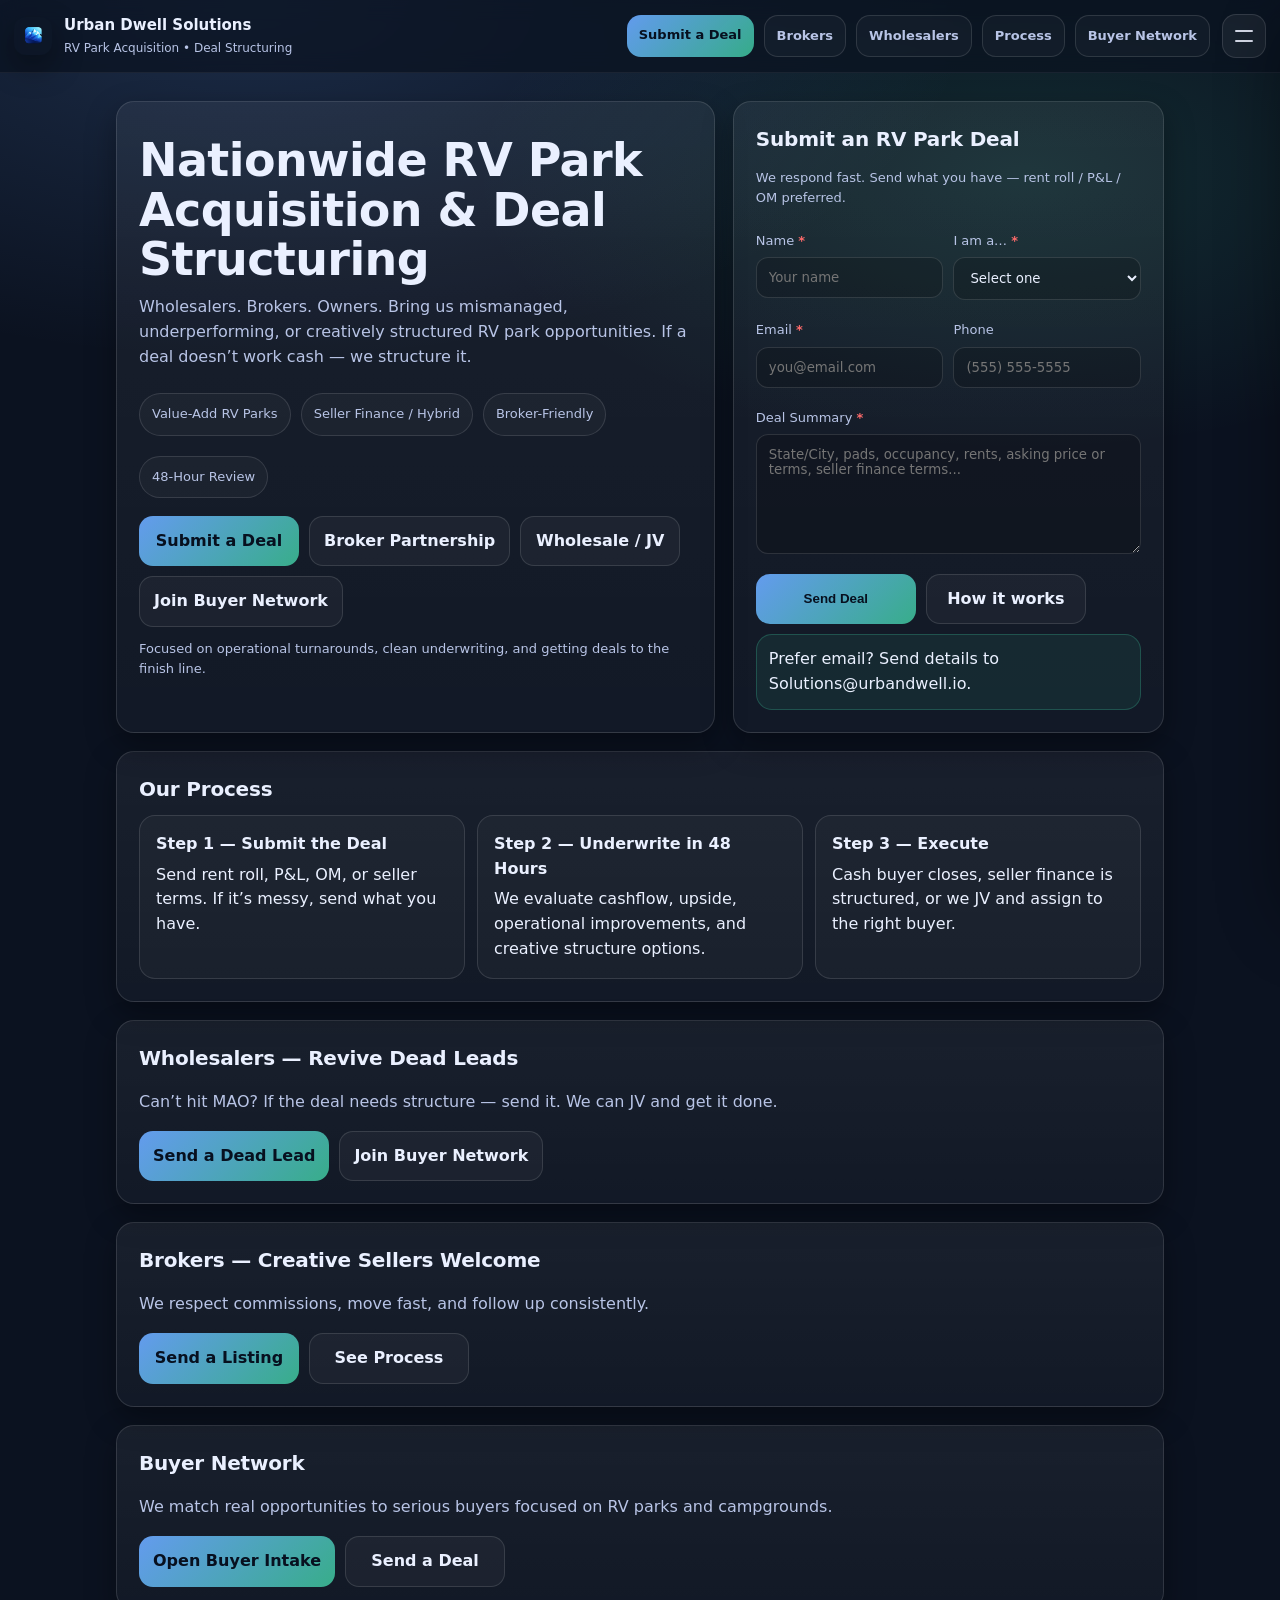
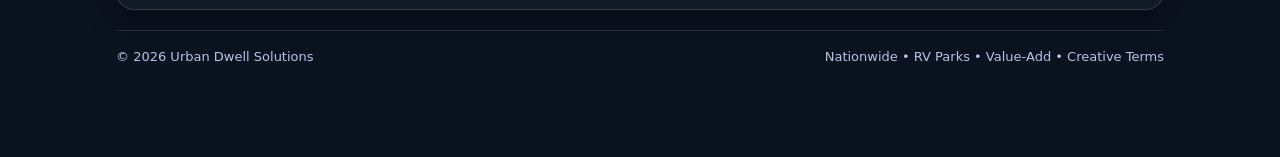
<file: index.html>
<!doctype html>
<html lang="en">
<head>
  <meta charset="UTF-8" />
  <meta name="viewport" content="width=device-width,initial-scale=1" />
  <title>Urban Dwell Solutions | RV Park Acquisition</title>
  <meta name="description" content="Nationwide RV park acquisition and deal structuring. Wholesalers, brokers, and owners: bring value-add RV park opportunities." />
  <link rel="stylesheet" href="./styles.css" />
</head>

<body data-page="home">
  <!-- Topbar -->
  <header class="topbar">
    <a class="brand" href="index.html" aria-label="Urban Dwell Solutions Home">
      <img src="logo-icon.png" alt="Urban Dwell Solutions" class="brand__logo" />
      <div class="brand__text">
        <div class="brand__name">Urban Dwell Solutions</div>
        <div class="brand__tag">RV Park Acquisition • Deal Structuring</div>
      </div>
    </a>

    <div class="topbar__right">
      <nav class="topnav topnav--desktop" aria-label="Primary">
        <a class="topnav__link topnav__link--primary" href="#submit">Submit a Deal</a>
        <a class="topnav__link" href="#brokers">Brokers</a>
        <a class="topnav__link" href="#wholesalers">Wholesalers</a>
        <a class="topnav__link" href="#process">Process</a>
        <a class="topnav__link" href="buyers.html">Buyer Network</a>
      </nav>

      <button class="icon-btn" id="menuBtn" aria-label="Open menu" aria-expanded="false" aria-controls="mobileDrawer">
        <span class="icon-btn__bars" aria-hidden="true"></span>
      </button>
    </div>
  </header>

  <!-- Drawer overlay -->
  <div class="drawer-overlay" id="drawerOverlay" hidden></div>

  <!-- Slide-out Drawer -->
  <aside class="drawer" id="mobileDrawer" aria-hidden="true">
    <div class="drawer__head">
      <div class="drawer__title">Menu</div>
      <button class="icon-btn icon-btn--close" id="drawerClose" aria-label="Close menu">✕</button>
    </div>

    <nav class="drawer__nav">
      <a class="drawer__link drawer__link--primary" href="#submit">Submit a Deal</a>
      <a class="drawer__link" href="#brokers">Brokers</a>
      <a class="drawer__link" href="#wholesalers">Wholesalers</a>
      <a class="drawer__link" href="#process">Process</a>
      <a class="drawer__link" href="buyers.html">Buyer Network</a>

      <div class="drawer__meta">
        <div class="drawer__metaLabel">Email</div>
        <a class="drawer__metaValue" href="mailto:Solutions@urbandwell.io">Solutions@urbandwell.io</a>
      </div>
    </nav>
  </aside>

  <main class="page">
    <div class="container">
      <section class="hero" id="top">
        <div class="card">
          <h1 class="h1">Nationwide RV Park Acquisition &amp; Deal Structuring</h1>
          <p class="lead">
            Wholesalers. Brokers. Owners. Bring us mismanaged, underperforming, or creatively structured RV park opportunities.
            If a deal doesn’t work cash — we structure it.
          </p>

          <div class="pillrow">
            <div class="pill">Value-Add RV Parks</div>
            <div class="pill">Seller Finance / Hybrid</div>
            <div class="pill">Broker-Friendly</div>
            <div class="pill">48-Hour Review</div>
          </div>

          <div class="btnrow">
            <a class="btn primary" href="#submit">Submit a Deal</a>
            <a class="btn" href="#brokers">Broker Partnership</a>
            <a class="btn" href="#wholesalers">Wholesale / JV</a>
            <a class="btn" href="buyers.html">Join Buyer Network</a>
          </div>

          <p class="muted small" style="margin-top:12px;">
            Focused on operational turnarounds, clean underwriting, and getting deals to the finish line.
          </p>
        </div>

        <div class="card" id="submit">
          <h2 class="h2">Submit an RV Park Deal</h2>
          <p class="muted small">We respond fast. Send what you have — rent roll / P&amp;L / OM preferred.</p>

          <form id="dealForm" novalidate>
            <div class="grid formgrid">
              <div>
                <label for="name">Name <span class="req">*</span></label>
                <input id="name" name="name" placeholder="Your name" required />
              </div>
              <div>
                <label for="role">I am a… <span class="req">*</span></label>
                <select id="role" name="role" required>
                  <option value="" selected disabled>Select one</option>
                  <option>Wholesaler</option>
                  <option>Broker</option>
                  <option>Owner</option>
                  <option>Investor</option>
                  <option>Other</option>
                </select>
              </div>

              <div>
                <label for="email">Email <span class="req">*</span></label>
                <input id="email" name="email" type="email" placeholder="you@email.com" required />
              </div>
              <div>
                <label for="phone">Phone</label>
                <input id="phone" name="phone" placeholder="(555) 555-5555" />
              </div>

              <div class="span2">
                <label for="summary">Deal Summary <span class="req">*</span></label>
                <textarea id="summary" name="summary" placeholder="State/City, pads, occupancy, rents, asking price or terms, seller finance terms..." required></textarea>
              </div>
            </div>

            <div class="btnrow">
              <button class="btn primary" id="submitBtn" type="submit">Send Deal</button>
              <a class="btn" href="#process">How it works</a>
            </div>

            <div class="status" id="dealStatus" aria-live="polite"></div>

            <div class="note" style="margin-top:10px;">
              Prefer email? Send details to <a href="mailto:Solutions@urbandwell.io">Solutions@urbandwell.io</a>.
            </div>
          </form>
        </div>
      </section>

      <section class="section" id="process">
        <div class="card">
          <h2 class="h2">Our Process</h2>
          <div class="grid3">
            <div class="step">
              <b>Step 1 — Submit the Deal</b>
              Send rent roll, P&amp;L, OM, or seller terms. If it’s messy, send what you have.
            </div>
            <div class="step">
              <b>Step 2 — Underwrite in 48 Hours</b>
              We evaluate cashflow, upside, operational improvements, and creative structure options.
            </div>
            <div class="step">
              <b>Step 3 — Execute</b>
              Cash buyer closes, seller finance is structured, or we JV and assign to the right buyer.
            </div>
          </div>
        </div>
      </section>

      <section class="section" id="wholesalers">
        <div class="card">
          <h2 class="h2">Wholesalers — Revive Dead Leads</h2>
          <p class="muted">Can’t hit MAO? If the deal needs structure — send it. We can JV and get it done.</p>
          <div class="btnrow">
            <a class="btn primary" href="#submit">Send a Dead Lead</a>
            <a class="btn" href="buyers.html">Join Buyer Network</a>
          </div>
        </div>
      </section>

      <section class="section" id="brokers">
        <div class="card">
          <h2 class="h2">Brokers — Creative Sellers Welcome</h2>
          <p class="muted">We respect commissions, move fast, and follow up consistently.</p>
          <div class="btnrow">
            <a class="btn primary" href="#submit">Send a Listing</a>
            <a class="btn" href="#process">See Process</a>
          </div>
        </div>
      </section>

      <section class="section" id="buyers">
        <div class="card">
          <h2 class="h2">Buyer Network</h2>
          <p class="muted">We match real opportunities to serious buyers focused on RV parks and campgrounds.</p>
          <div class="btnrow">
            <a class="btn primary" href="buyers.html">Open Buyer Intake</a>
            <a class="btn" href="#submit">Send a Deal</a>
          </div>
        </div>
      </section>

      <footer class="footer">
        <div>© <span id="yr"></span> Urban Dwell Solutions</div>
        <div>Nationwide • RV Parks • Value-Add • Creative Terms</div>
      </footer>
    </div>
  </main>

  <!-- Sticky Bottom Nav -->
  <nav class="bottom-nav" aria-label="Bottom navigation">
    <a class="bottom-nav__item is-active" href="index.html" data-nav="home">
      <span class="bottom-nav__icon" aria-hidden="true">⌂</span>
      <span class="bottom-nav__text">Home</span>
    </a>

    <a class="bottom-nav__item bottom-nav__item--cta" href="buyers.html" data-nav="buyers">
      <span class="bottom-nav__icon" aria-hidden="true">◎</span>
      <span class="bottom-nav__text">Buyer</span>
    </a>

    <a class="bottom-nav__item" href="#submit" data-nav="submit">
      <span class="bottom-nav__icon" aria-hidden="true">＋</span>
      <span class="bottom-nav__text">Submit</span>
    </a>
  </nav>

  <script src="./script.js"></script>
</body>
</html>
</file>
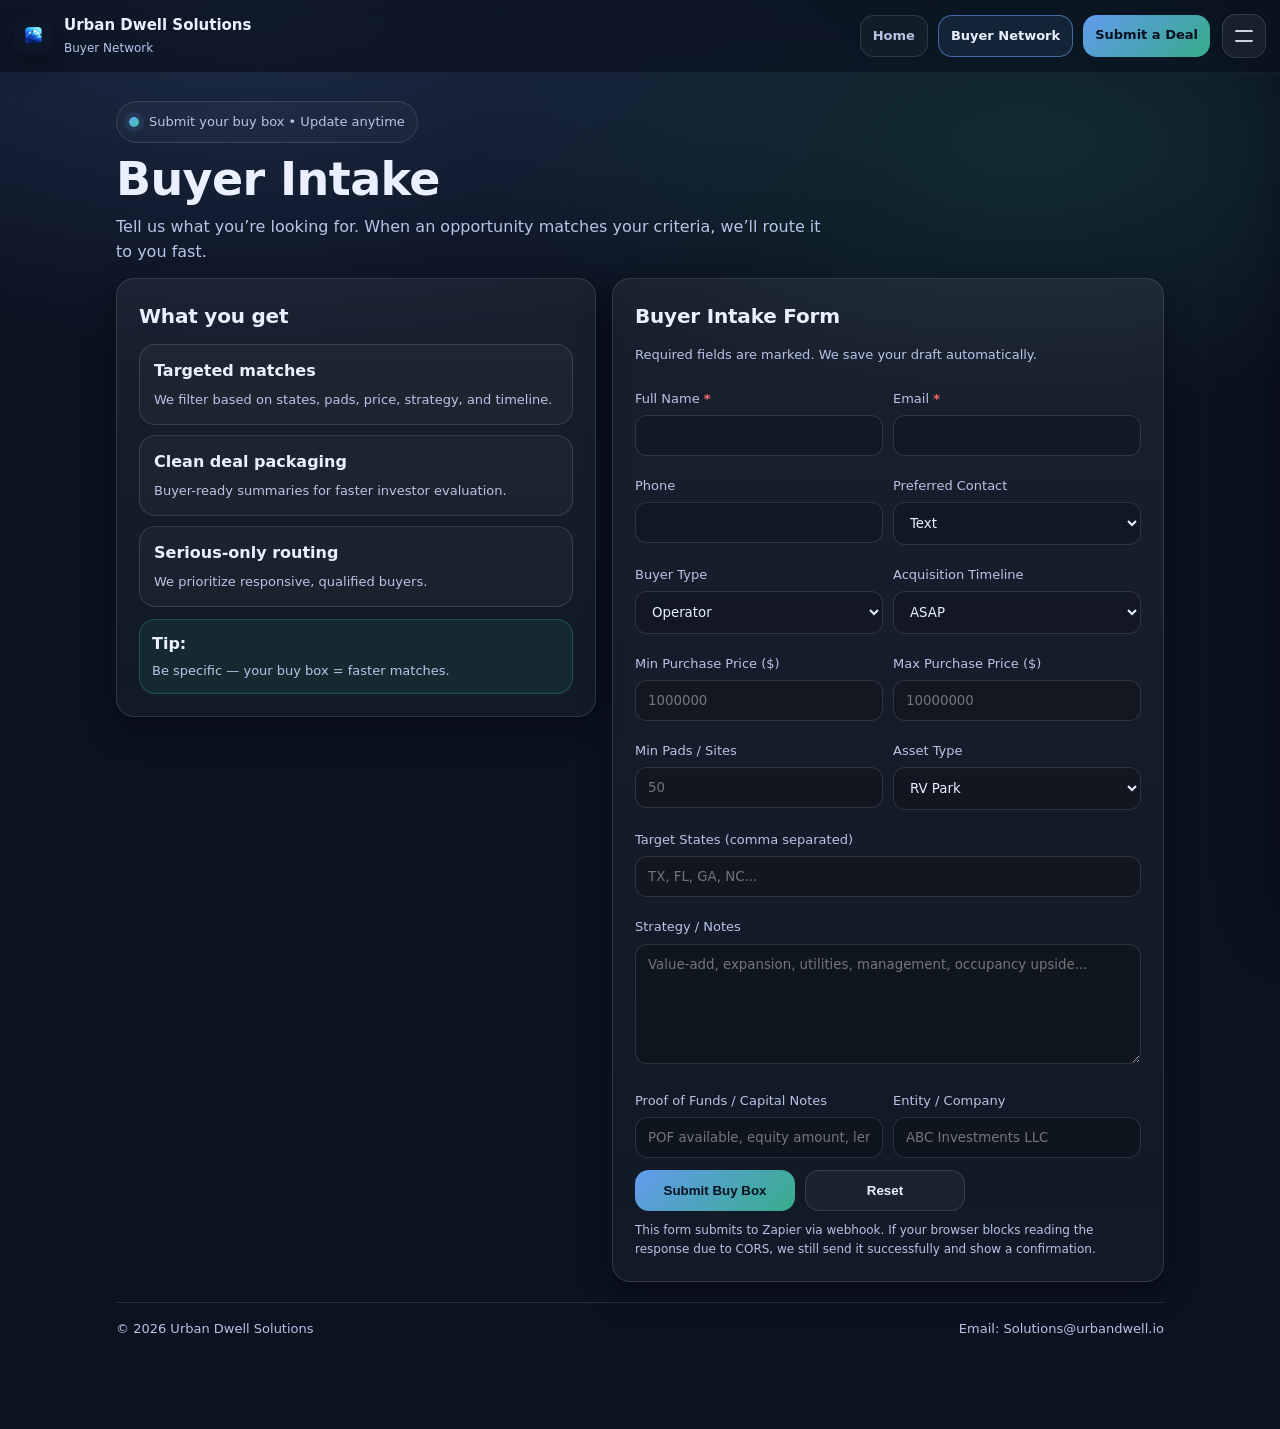
<file: buyers.html>
<!doctype html>
<html lang="en">
<head>
  <meta charset="UTF-8" />
  <meta name="viewport" content="width=device-width,initial-scale=1" />
  <title>Buyer Network | Urban Dwell Solutions</title>
  <meta name="description" content="Join the Urban Dwell Solutions Buyer Network. Submit your buy box to receive matching RV park opportunities." />
  <link rel="stylesheet" href="./styles.css" />
</head>

<body data-page="buyers">
  <!-- Topbar -->
  <header class="topbar">
    <a class="brand" href="index.html" aria-label="Urban Dwell Solutions Home">
      <img src="logo-icon.png" alt="Urban Dwell Solutions" class="brand__logo" />
      <div class="brand__text">
        <div class="brand__name">Urban Dwell Solutions</div>
        <div class="brand__tag">Buyer Network</div>
      </div>
    </a>

    <div class="topbar__right">
      <nav class="topnav topnav--desktop" aria-label="Primary">
        <a class="topnav__link" href="index.html">Home</a>
        <a class="topnav__link is-active" href="buyers.html">Buyer Network</a>
        <a class="topnav__link topnav__link--primary" href="index.html#submit">Submit a Deal</a>
      </nav>

      <button class="icon-btn" id="menuBtn" aria-label="Open menu" aria-expanded="false" aria-controls="mobileDrawer">
        <span class="icon-btn__bars" aria-hidden="true"></span>
      </button>
    </div>
  </header>

  <!-- Drawer overlay -->
  <div class="drawer-overlay" id="drawerOverlay" hidden></div>

  <!-- Slide-out Drawer -->
  <aside class="drawer" id="mobileDrawer" aria-hidden="true">
    <div class="drawer__head">
      <div class="drawer__title">Menu</div>
      <button class="icon-btn icon-btn--close" id="drawerClose" aria-label="Close menu">✕</button>
    </div>

    <nav class="drawer__nav">
      <a class="drawer__link" href="index.html">Home</a>
      <a class="drawer__link is-active" href="buyers.html">Buyer Network</a>
      <a class="drawer__link drawer__link--primary" href="index.html#submit">Submit a Deal</a>

      <div class="drawer__meta">
        <div class="drawer__metaLabel">Email</div>
        <a class="drawer__metaValue" href="mailto:Solutions@urbandwell.io">Solutions@urbandwell.io</a>
      </div>
    </nav>
  </aside>

  <main class="page">
    <div class="container">
      <div class="pill">
        <span class="pill__dot" aria-hidden="true"></span>
        Submit your buy box • Update anytime
      </div>

      <h1 class="h1">Buyer Intake</h1>
      <p class="lead">Tell us what you’re looking for. When an opportunity matches your criteria, we’ll route it to you fast.</p>

      <section class="twoCol">
        <div class="card">
          <h2 class="h2">What you get</h2>
          <div class="list">
            <div class="list__item">
              <div class="list__title">Targeted matches</div>
              <div class="list__text">We filter based on states, pads, price, strategy, and timeline.</div>
            </div>
            <div class="list__item">
              <div class="list__title">Clean deal packaging</div>
              <div class="list__text">Buyer-ready summaries for faster investor evaluation.</div>
            </div>
            <div class="list__item">
              <div class="list__title">Serious-only routing</div>
              <div class="list__text">We prioritize responsive, qualified buyers.</div>
            </div>
          </div>

          <div class="note">
            <div class="note__title">Tip:</div>
            <div class="note__text">Be specific — your buy box = faster matches.</div>
          </div>
        </div>

        <div class="card">
          <h2 class="h2">Buyer Intake Form</h2>
          <p class="muted small">Required fields are marked. We save your draft automatically.</p>

          <form id="buyerForm" novalidate>
            <div class="grid">
              <div>
                <label>Full Name <span class="req">*</span></label>
                <input name="fullName" autocomplete="name" required />
              </div>

              <div>
                <label>Email <span class="req">*</span></label>
                <input name="email" type="email" autocomplete="email" required />
              </div>

              <div>
                <label>Phone</label>
                <input name="phone" autocomplete="tel" />
              </div>

              <div>
                <label>Preferred Contact</label>
                <select name="preferredContact">
                  <option>Text</option>
                  <option>Call</option>
                  <option>Email</option>
                </select>
              </div>

              <div>
                <label>Buyer Type</label>
                <select name="buyerType">
                  <option>Operator</option>
                  <option>Syndicator</option>
                  <option>Family Office</option>
                  <option>Institutional</option>
                  <option>Broker / Dealer</option>
                  <option>Other</option>
                </select>
              </div>

              <div>
                <label>Acquisition Timeline</label>
                <select name="timeline">
                  <option>ASAP</option>
                  <option>0–3 months</option>
                  <option>3–6 months</option>
                  <option>6–12 months</option>
                  <option>12+ months</option>
                </select>
              </div>

              <div>
                <label>Min Purchase Price ($)</label>
                <input name="minPrice" inputmode="numeric" placeholder="1000000" />
              </div>

              <div>
                <label>Max Purchase Price ($)</label>
                <input name="maxPrice" inputmode="numeric" placeholder="10000000" />
              </div>

              <div>
                <label>Min Pads / Sites</label>
                <input name="minPads" inputmode="numeric" placeholder="50" />
              </div>

              <div>
                <label>Asset Type</label>
                <select name="assetType">
                  <option selected>RV Park</option>
                  <option>MH Park</option>
                  <option>RV + MH Mixed</option>
                  <option>Campground</option>
                  <option>Other</option>
                </select>
              </div>

              <div class="span2">
                <label>Target States (comma separated)</label>
                <input name="targetStates" placeholder="TX, FL, GA, NC..." />
              </div>

              <div class="span2">
                <label>Strategy / Notes</label>
                <textarea name="strategyNotes" placeholder="Value-add, expansion, utilities, management, occupancy upside..."></textarea>
              </div>

              <div>
                <label>Proof of Funds / Capital Notes</label>
                <input name="pofNotes" placeholder="POF available, equity amount, lender..." />
              </div>

              <div>
                <label>Entity / Company</label>
                <input name="entityCompany" placeholder="ABC Investments LLC" />
              </div>
            </div>

            <div class="btnrow">
              <button class="btn primary" id="buyerSubmitBtn" type="submit">Submit Buy Box</button>
              <button class="btn" id="buyerResetBtn" type="button">Reset</button>
            </div>

            <div class="status" id="buyerStatus" role="status" aria-live="polite"></div>

            <div class="fineprint">
              This form submits to Zapier via webhook. If your browser blocks reading the response due to CORS,
              we still send it successfully and show a confirmation.
            </div>
          </form>
        </div>
      </section>

      <footer class="footer">
        <div>© <span id="yr"></span> Urban Dwell Solutions</div>
        <div>Email: <a href="mailto:Solutions@urbandwell.io">Solutions@urbandwell.io</a></div>
      </footer>
    </div>
  </main>

  <!-- Sticky Bottom Nav -->
  <nav class="bottom-nav" aria-label="Bottom navigation">
    <a class="bottom-nav__item" href="index.html" data-nav="home">
      <span class="bottom-nav__icon" aria-hidden="true">⌂</span>
      <span class="bottom-nav__text">Home</span>
    </a>

    <a class="bottom-nav__item bottom-nav__item--cta is-active" href="buyers.html" data-nav="buyers">
      <span class="bottom-nav__icon" aria-hidden="true">◎</span>
      <span class="bottom-nav__text">Buyer</span>
    </a>

    <a class="bottom-nav__item" href="index.html#submit" data-nav="submit">
      <span class="bottom-nav__icon" aria-hidden="true">＋</span>
      <span class="bottom-nav__text">Submit</span>
    </a>
  </nav>

  <script src="./script.js"></script>
  <script src="./buyers.js" defer></script>
</body>
</html>
</file>
<file: styles.css>
:root{
  --bg:#0b1220;
  --panel:#0f1a33;
  --text:#eaf0ff;
  --muted:#b8c4e6;
  --line: rgba(255,255,255,.12);
  --shadow: 0 12px 30px rgba(0,0,0,.35);
  --radius: 18px;
  --max: 1080px;
  --ok:#59ffa0;
  --danger:#ff6b6b;
  --glass: rgba(16,26,45,.72);
}

*{ box-sizing:border-box; }
html{ scroll-behavior:smooth; }
body{
  margin:0;
  font-family: system-ui, -apple-system, Segoe UI, Roboto, Arial, sans-serif;
  background:
    radial-gradient(1200px 600px at 20% 0%, rgba(106,166,255,.18), transparent 60%),
    radial-gradient(1000px 500px at 80% 10%, rgba(70,230,176,.12), transparent 55%),
    var(--bg);
  color:var(--text);
  line-height:1.55;
}

/* Layout */
.container{
  max-width: var(--max);
  margin: 0 auto;
  padding: 18px 16px 90px;
}
.page{ min-height: 100vh; }
a{ color:inherit; text-decoration:none; }

/* Topbar */
.topbar{
  position: sticky;
  top: 0;
  z-index: 50;
  display:flex;
  align-items:center;
  justify-content:space-between;
  gap: 14px;
  padding: 14px 14px;
  background: rgba(11,18,32,.72);
  backdrop-filter: blur(10px);
  border-bottom: 1px solid rgba(255,255,255,.06);
}
.topbar__right{
  display:flex;
  align-items:center;
  gap: 12px;
}

/* Brand */
.brand{
  display:flex;
  align-items:center;
  gap: 12px;
  min-width: 0;
}
.brand__logo{
  width: 38px; height: 38px;
  border-radius: 12px;
  object-fit: cover;
  box-shadow: var(--shadow);
  flex: 0 0 auto;
}
.brand__text{ min-width:0; }
.brand__name{
  font-weight: 800;
  font-size: 15px;
  white-space: nowrap;
  overflow: hidden;
  text-overflow: ellipsis;
}
.brand__tag{
  margin-top: 2px;
  font-size: 12px;
  color: var(--muted);
}

/* Desktop nav */
.topnav--desktop{
  display:flex;
  gap: 10px;
  flex-wrap: wrap;
  justify-content:flex-end;
}
.topnav__link{
  padding: 10px 12px;
  border: 1px solid var(--line);
  border-radius: 14px;
  background: rgba(255,255,255,.03);
  color: var(--muted);
  font-weight: 700;
  font-size: 13px;
}
.topnav__link:hover{
  border-color: rgba(106,166,255,.5);
  color: var(--text);
}
.topnav__link--primary{
  border: none;
  color:#07101f;
  background: linear-gradient(135deg, rgba(106,166,255,.92), rgba(70,230,176,.72));
}
.topnav__link.is-active{
  border-color: rgba(106,166,255,.55);
  background: rgba(106,166,255,.10);
  color: var(--text);
}

/* Icon button */
.icon-btn{
  width: 44px;
  height: 44px;
  border-radius: 14px;
  border: 1px solid var(--line);
  background: rgba(255,255,255,.06);
  color: var(--text);
  display:grid;
  place-items:center;
  cursor:pointer;
}
.icon-btn__bars{
  width: 18px;
  height: 12px;
  position: relative;
  display:block;
}
.icon-btn__bars::before,
.icon-btn__bars::after{
  content:"";
  position:absolute;
  left:0; right:0;
  height:2px;
  background: rgba(233,238,252,.9);
  border-radius:2px;
}
.icon-btn__bars::before{ top:0; }
.icon-btn__bars::after{ bottom:0; }

/* Drawer */
.drawer-overlay{
  position: fixed;
  inset: 0;
  z-index: 60;
  background: rgba(0,0,0,.45);
  backdrop-filter: blur(2px);
}
.drawer{
  position: fixed;
  top: 0;
  right: 0;
  height: 100%;
  width: min(92vw, 360px);
  z-index: 70;
  background: var(--glass);
  backdrop-filter: blur(14px);
  border-left: 1px solid var(--line);
  transform: translateX(102%);
  transition: transform 260ms ease;
  box-shadow: 0 22px 70px rgba(0,0,0,.45);
  padding: 14px;
  display:flex;
  flex-direction:column;
  gap: 12px;
}
.drawer.is-open{ transform: translateX(0); }
.drawer__head{
  display:flex;
  align-items:center;
  justify-content:space-between;
  padding: 6px 4px;
}
.drawer__title{ font-weight: 900; }
.icon-btn--close{
  width: 40px;
  height: 40px;
  border-radius: 14px;
}
.drawer__nav{
  display:flex;
  flex-direction:column;
  gap: 10px;
  margin-top: 6px;
}
.drawer__link{
  padding: 12px 14px;
  border-radius: 16px;
  border: 1px solid var(--line);
  background: rgba(255,255,255,.06);
  color: var(--text);
  font-weight: 800;
}
.drawer__link.is-active{
  border-color: rgba(106,166,255,.55);
  background: rgba(106,166,255,.10);
}
.drawer__link--primary{
  border: none;
  color:#07101f;
  background: linear-gradient(135deg, rgba(106,166,255,.92), rgba(70,230,176,.72));
}
.drawer__meta{
  margin-top: 10px;
  padding: 12px 14px;
  border: 1px solid var(--line);
  border-radius: 16px;
  background: rgba(255,255,255,.04);
}
.drawer__metaLabel{ font-size: 12px; color: var(--muted); }
.drawer__metaValue{ display:inline-block; margin-top:4px; font-weight: 800; }

/* Typography */
.h1{
  margin: 12px 0 10px;
  font-size: clamp(28px, 4vw, 46px);
  line-height: 1.08;
  letter-spacing: -.6px;
}
.h2{
  margin: 0 0 10px;
  font-size: 20px;
  letter-spacing: -.2px;
}
.lead{ color: var(--muted); margin: 0 0 14px; max-width: 70ch; }
.muted{ color: var(--muted); }
.small{ font-size: 13px; }

/* UI bits */
.pill{
  display:inline-flex;
  align-items:center;
  gap:10px;
  padding:10px 12px;
  border:1px solid var(--line);
  border-radius: 999px;
  color: var(--muted);
  background: rgba(255,255,255,.03);
  font-size: 13px;
  margin-top: 10px;
}
.pill__dot{
  width:10px;height:10px;border-radius:6px;
  background: linear-gradient(135deg, rgba(106,166,255,.95), rgba(70,230,176,.85));
  box-shadow: 0 0 0 5px rgba(106,166,255,.10);
}

.card{
  background: linear-gradient(180deg, rgba(255,255,255,.06), rgba(255,255,255,.03));
  border: 1px solid var(--line);
  border-radius: var(--radius);
  box-shadow: var(--shadow);
  padding: 22px;
}

/* Home hero layout */
.hero{
  display:grid;
  grid-template-columns: 1.25fr .9fr;
  gap: 18px;
  align-items:stretch;
  margin-top: 10px;
}

/* Buyers layout */
.twoCol{
  display:grid;
  grid-template-columns: 1fr 1.15fr;
  gap: 16px;
  margin-top: 14px;
  align-items:start;
}

/* Lists */
.list{display:grid; gap:10px; margin-top: 12px;}
.list__item{
  border:1px solid var(--line);
  border-radius: 16px;
  background: rgba(255,255,255,.03);
  padding: 14px;
}
.list__title{font-weight:900; margin-bottom:6px;}
.list__text{color:var(--muted); font-size: 13px;}

.note{
  margin-top: 12px;
  border:1px solid rgba(70,230,176,.22);
  background: rgba(70,230,176,.08);
  border-radius: 16px;
  padding: 12px;
}
.note__title{font-weight:900;}
.note__text{color:var(--muted); margin-top:4px; font-size: 13px;}

/* Forms */
label{display:block; font-size:13px; color:var(--muted); margin: 10px 0 6px;}
input, textarea, select{
  width:100%;
  padding: 12px 12px;
  border-radius: 12px;
  border: 1px solid var(--line);
  background: rgba(0,0,0,.18);
  color: var(--text);
  outline:none;
  font-family: inherit;
}
textarea{ min-height: 120px; resize: vertical; }
input:focus, textarea:focus, select:focus{ border-color: rgba(106,166,255,.65); }

.grid{
  display:grid;
  grid-template-columns: 1fr 1fr;
  gap: 10px;
}
.span2{ grid-column: 1 / -1; }
.req{ color: var(--danger); font-weight: 900; }

.btnrow{display:flex; gap:10px; flex-wrap:wrap; margin-top: 12px;}
.btn{
  display:inline-flex; align-items:center; justify-content:center;
  padding: 12px 14px;
  border-radius: 14px;
  border:1px solid var(--line);
  background: rgba(255,255,255,.04);
  color: var(--text);
  font-weight: 850;
  min-width: 160px;
  cursor:pointer;
  transition: transform .12s ease;
}
.btn.primary{
  border: none;
  color:#07101f;
  background: linear-gradient(135deg, rgba(106,166,255,.92), rgba(70,230,176,.72));
}
.btn:hover{ transform: translateY(-1px); }
.btn:disabled{ opacity:.6; cursor:not-allowed; transform:none; }

.status{
  margin-top: 10px;
  padding: 10px 12px;
  border-radius: 14px;
  border: 1px solid var(--line);
  background: rgba(255,255,255,.03);
  color: var(--muted);
  display: none;
  font-size: 13px;
}
.status.is-ok{ border-color: rgba(70,230,176,.35); color: var(--ok); display:block; }
.status.is-err{ border-color: rgba(255,107,107,.35); color: var(--danger); display:block; }

.fineprint{ margin-top: 10px; font-size: 12px; color: var(--muted); }

.footer{
  margin-top: 20px;
  padding-top: 16px;
  border-top: 1px solid var(--line);
  color: var(--muted);
  font-size: 13px;
  display:flex;
  justify-content:space-between;
  gap:10px;
  flex-wrap:wrap;
}

/* Sections (home) */
.section{ margin-top: 18px; scroll-margin-top: 90px; }
.grid3{ display:grid; grid-template-columns: repeat(3, 1fr); gap: 12px; }
.step{
  padding: 16px;
  border-radius: 16px;
  border: 1px solid var(--line);
  background: rgba(255,255,255,.03);
}
.step b{display:block; margin-bottom:6px;}
.pillrow{ display:flex; flex-wrap:wrap; gap:10px; margin: 12px 0 18px; }

/* Bottom nav (mobile) */
.bottom-nav{
  position: fixed;
  left: 10px;
  right: 10px;
  bottom: 10px;
  z-index: 80;
  display:none;
  gap: 10px;
  padding: 10px;
  border-radius: 20px;
  border: 1px solid var(--line);
  background: rgba(16,26,45,.72);
  backdrop-filter: blur(12px);
  box-shadow: 0 22px 70px rgba(0,0,0,.45);
}
.bottom-nav__item{
  flex: 1;
  display:flex;
  flex-direction:column;
  align-items:center;
  justify-content:center;
  gap: 6px;
  padding: 10px 8px;
  border-radius: 16px;
  text-decoration:none;
  color: var(--text);
  border: 1px solid transparent;
}
.bottom-nav__icon{ font-size: 16px; line-height: 1; }
.bottom-nav__text{ font-size: 12px; font-weight: 900; color: var(--muted); }
.bottom-nav__item--cta{
  background: linear-gradient(135deg, rgba(106,166,255,.92), rgba(70,230,176,.72));
  color:#07101f;
}
.bottom-nav__item--cta .bottom-nav__text{ color:#07101f; }
.bottom-nav__item.is-active{
  border-color: rgba(106,166,255,.55);
  background: rgba(255,255,255,.06);
}
.bottom-nav__item.is-active .bottom-nav__text{ color: var(--text); }

/* Responsive */
@media (max-width: 900px){
  .hero{ grid-template-columns: 1fr; }
  .twoCol{ grid-template-columns: 1fr; }
  .grid{ grid-template-columns: 1fr; }
  .btn{ min-width: 0; }
  .grid3{ grid-template-columns: 1fr; }
}

@media (max-width: 768px){
  .topnav--desktop{ display:none; }
  .bottom-nav{ display:flex; }
  body{ padding-bottom: 92px; }
}
/* =========================
   PREMIUM POLISH PACK
   (paste at bottom)
   ========================= */

/* Better tap feel */
.bottom-nav__item,
.topnav__link,
.drawer__link,
.btn,
.icon-btn{
  -webkit-tap-highlight-color: transparent;
}

/* iPhone safe area support */
.bottom-nav{
  padding-bottom: calc(10px + env(safe-area-inset-bottom));
}

/* Micro-animations that feel expensive */
.bottom-nav__item{
  transition: transform 120ms ease, background 200ms ease, border-color 200ms ease, filter 200ms ease;
}
.bottom-nav__item:active{
  transform: scale(0.985);
}
.btn{
  transition: transform 120ms ease, filter 200ms ease;
}
.btn:active{
  transform: scale(0.99);
}

/* CTA feels like the "main action" */
.bottom-nav__item--cta{
  box-shadow: 0 16px 45px rgba(0,0,0,0.35);
}

/* Active nav gets a subtle glow */
.bottom-nav__item.is-active{
  filter: drop-shadow(0 10px 20px rgba(106,166,255,0.18));
}

/* Drawer: fade + slide looks more premium */
.drawer{
  opacity: 0.96;
  transition: transform 260ms ease, opacity 260ms ease;
}
.drawer.is-open{ opacity: 1; }

.drawer-overlay{
  opacity: 0;
  transition: opacity 220ms ease;
}
.drawer-overlay:not([hidden]){
  opacity: 1;
}

/* Improve readability slightly on mobile */
@media (max-width: 768px){
  .h1{ letter-spacing: -0.4px; }
  .lead{ font-size: 15px; }
  .card{ padding: 20px; }
}

/* Optional: respects user's motion settings */
@media (prefers-reduced-motion: reduce){
  .drawer,
  .drawer-overlay,
  .bottom-nav__item,
  .btn{
    transition: none !important;
  }
}
</file>
